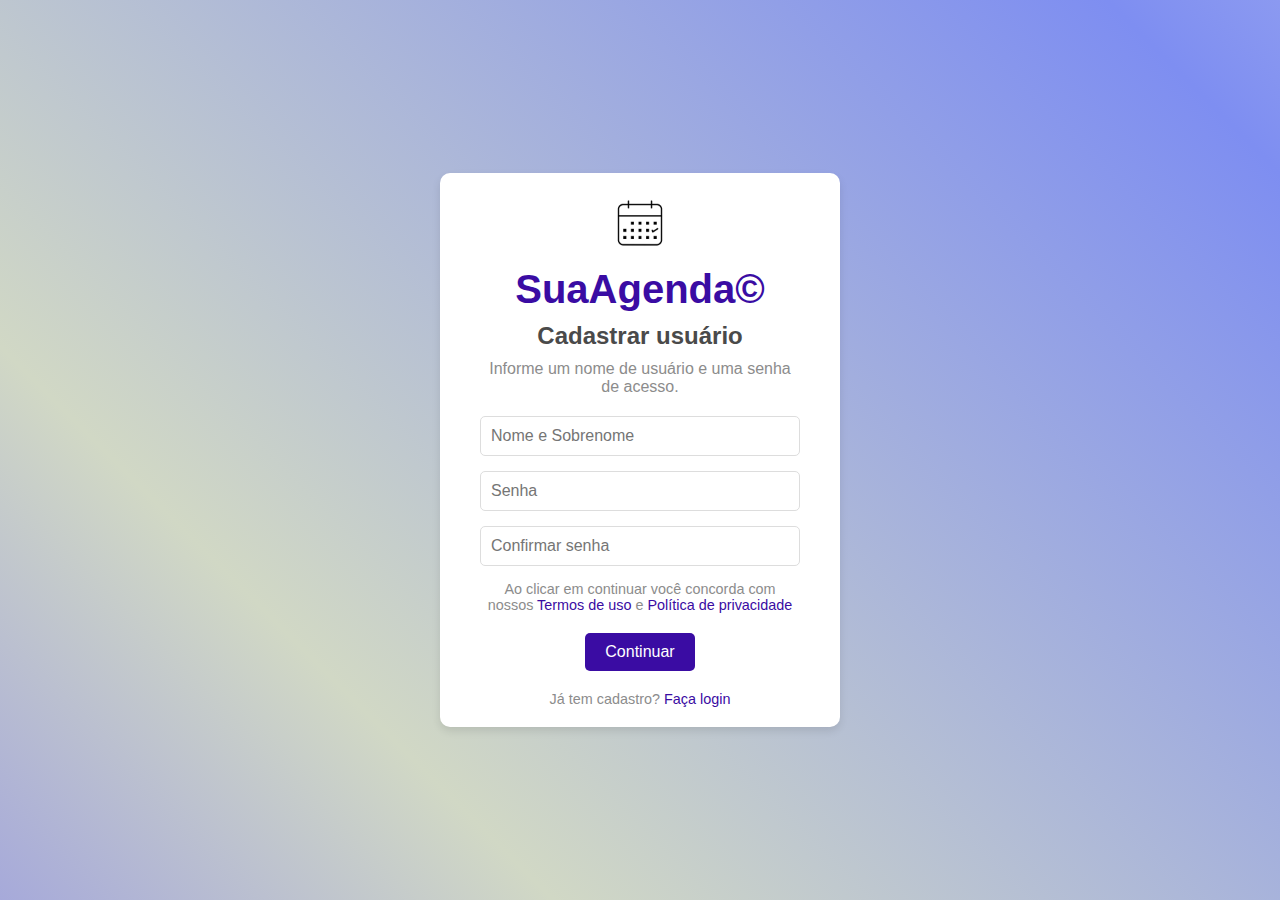
<file: index.html>
<!DOCTYPE html>
<html lang="pt-BR">
<head>
    <meta charset="UTF-8">
    <meta name="viewport" content="width=device-width, initial-scale=1.0">
    <link rel="icon" href="./assets/Iconesite.png" type="image/png">
    <title>Cadastro de Usuário</title>
    <link rel="stylesheet" href="./style/style.css">
</head>
<body>
    <div class="container">
        <div class="register-box">
            <header>
                <img src="./assets/agendaicon.jpg" alt="Logo da Dapic" class="logo">
                <h1>SuaAgenda&copy;</h1>
                <h2>Cadastrar usuário</h2>
                <p>Informe um nome de usuário e uma senha de acesso.</p>
            </header>
            <form>
                <div class="input-group">
                    <input type="text" id="usuario" name="usuario" placeholder="Nome e Sobrenome">
                </div>
                <div class="input-group">
                    <input type="password" id="senha" name="senha" placeholder="Senha">
                </div>
                <div class="input-group">
                    <input type="password" id="senha" name="confirmar-senha" placeholder="Confirmar senha">
                </div>
                <p class="terms">
                    Ao clicar em continuar você concorda com nossos
                    <a href="#">Termos de uso</a> e <a href="#">Política de privacidade</a>
                </p>
                <button type="submit"><a class="continue" href="./VerificaçãoUser.html">Continuar</a></button>
            </form>
            <footer>
                <p>Já tem cadastro? <a href="./login.html">Faça login</a></p>
            </footer>
        </div>
    </div>
</body>
</html>
</file>
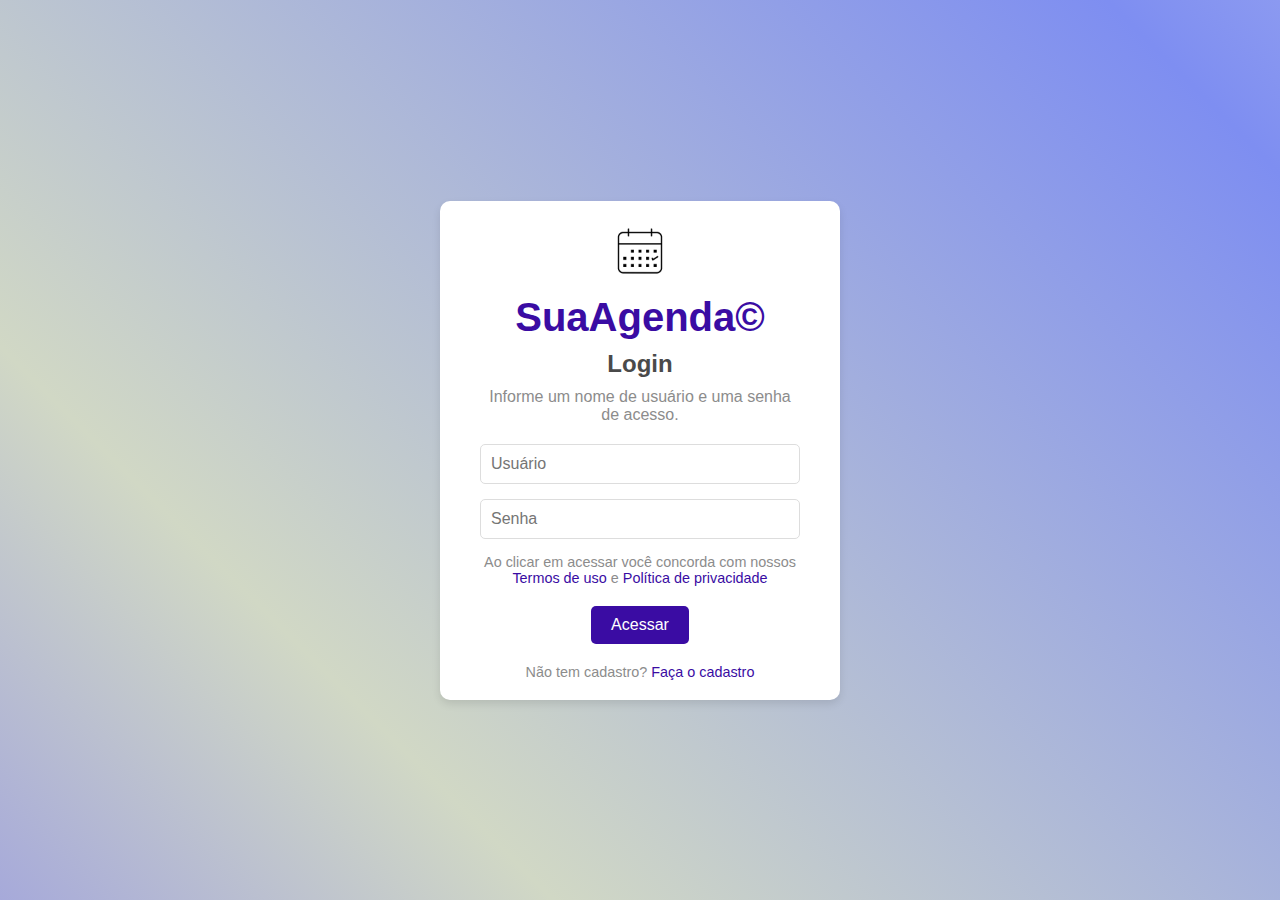
<file: login.html>
<!DOCTYPE html>
<html lang="pt-BR">
<head>
    <meta charset="UTF-8">
    <meta name="viewport" content="width=device-width, initial-scale=1.0">
    <link rel="icon" href="./assets/Iconesite.png" type="image/png">
    <title>Login de Usuário</title>
    <link rel="stylesheet" href="./style/style.css">
</head>
<body>
    <div class="container">
        <div class="register-box">
            <header>
                <img src="./assets/agendaicon.jpg" alt="Logo da Dapic" class="logo">
                <h1>SuaAgenda&copy;</h1>
                <h2>Login</h2>
                <p>Informe um nome de usuário e uma senha de acesso.</p>
            </header>
            <form>
                <div class="input-group">
                    <input type="text" id="usuario" name="usuario" placeholder="Usuário">
                </div>
                <div class="input-group">
                    <input type="email" id="email" name="senha" placeholder="Senha">
                </div>
                <p class="terms">
                    Ao clicar em acessar você concorda com nossos
                    <a href="#">Termos de uso</a> e <a href="#">Política de privacidade</a>
                </p>
                <button type="submit"><a class="continue" href="#">Acessar</a></button>
            </form>
            <footer>
                <p>Não tem cadastro? <a href="./index.html">Faça o cadastro</a></p>
            </footer>
        </div>
    </div>
</body>
</html>
</file>
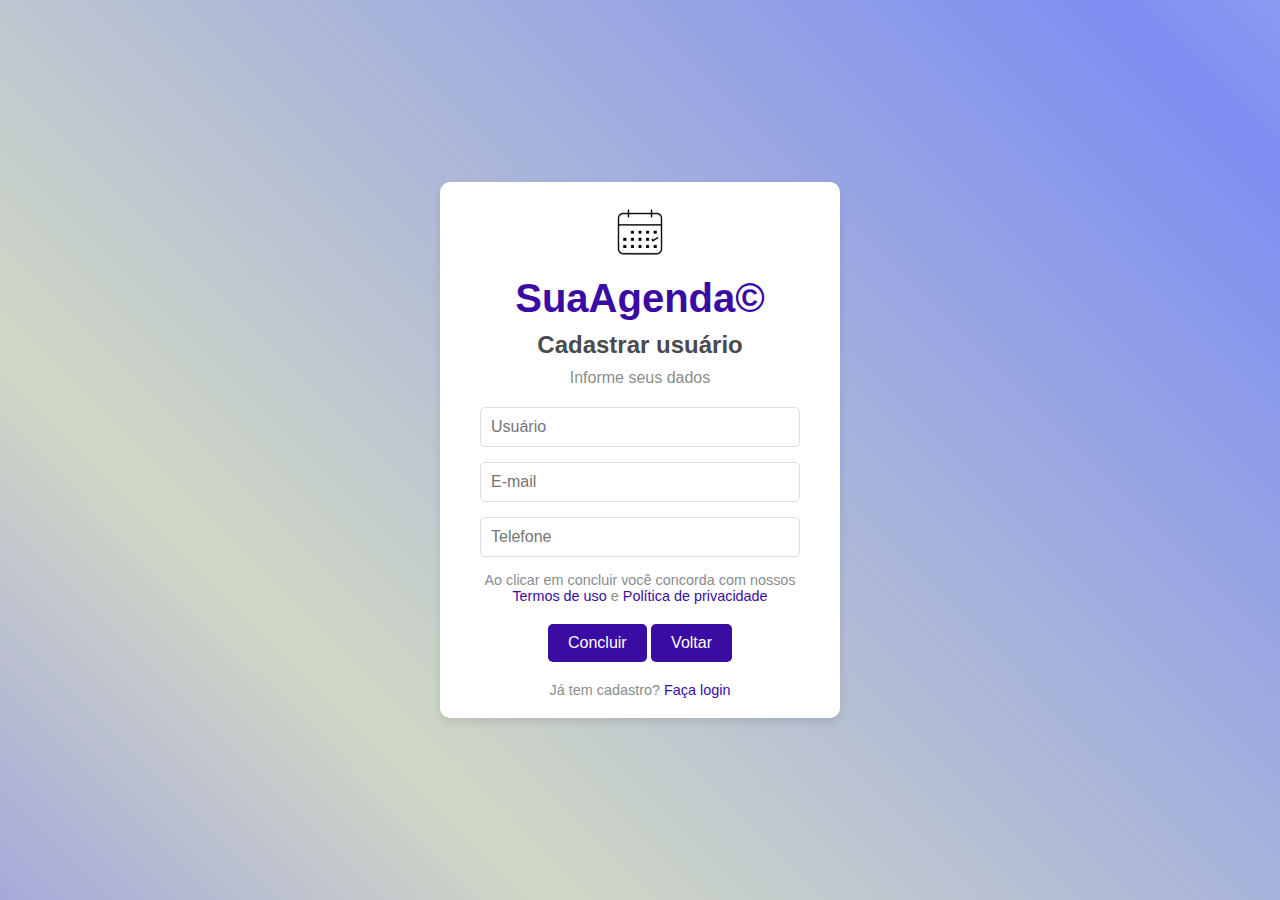
<file: VerificaçãoUser.html>
<!DOCTYPE html>
<html lang="pt-BR">
<head>
    <meta charset="UTF-8">
    <meta name="viewport" content="width=device-width, initial-scale=1.0">
    <link rel="icon" href="./assets/Iconesite.png" type="image/png">
    <title>Verificação de Usuário</title>
    <link rel="stylesheet" href="./style/style.css">

    
</head>
<body>
    <div class="container">
        <div class="register-box">
            <header>
                <img src="./assets/agendaicon.jpg" alt="Logo da Dapic" class="logo">
                <h1>SuaAgenda&copy;</h1>
                <h2>Cadastrar usuário</h2>
                <p>Informe seus dados</p>
            </header>
            <form>
                <div class="input-group">
                    <input type="text" id="usuario" name="usuario" placeholder="Usuário">
                </div>
                <div class="input-group">
                    <input type="email" id="email" name="senha" placeholder="E-mail">
                </div>
                <div class="input-group">
                    <input type="tel" id="telefone" name="telefone" placeholder="Telefone">
                </div>
                <p class="terms">
                    Ao clicar em concluir você concorda com nossos
                    <a href="#">Termos de uso</a> e <a href="#">Política de privacidade</a>
                </p>
                <button type="submit"><a class="continue" href="#">Concluir</a></button>
                <button type="submit"><a class="continue" href="./index.html">Voltar</a></button>
            </form>
            <footer>
                <p>Já tem cadastro? <a href="./login.html">Faça login</a></p>
            </footer>
        </div>
    </div>
</body>
</html>
</file>
<file: style/style.css>
* {
    box-sizing: border-box;
    margin: 0;
    padding: 0;
    font-family: 'Arial', sans-serif;
}

@keyframes gradient-animation {
    0% {
        background-size: 200% 200%;
        background-position: left center;
    }
    50% {
        background-size: 200% 200%;
        background-position: right center;
    }
    100% {
        background-size: 200% 200%;
        background-position: left center;
    }
}

body {
    background: linear-gradient(45deg, #615EFC, #D1D8C5, #7E8EF1, #EEEEEE);
    background-size: 200% 200%;
    animation: gradient-animation 10s ease infinite;
    display: flex;
    justify-content: center;
    align-items: center;
    height: 100vh;
    margin: 0;
}

.container {
    display: flex;
    justify-content: center;
    align-items: center;
    width: 100%;
    height: 100%;
}

.register-box {
    background: white;
    padding: 20px 40px;
    border-radius: 10px;
    box-shadow: 0 4px 8px rgba(0, 0, 0, 0.1);
    text-align: center;
    max-width: 400px;
    width: 100%;
}

header img.logo {
    width: 60px;
    margin-bottom: 10px;
}

header h1 {
    font-size: 2.5em;
    color: #3a0ca3;
    margin-bottom: 10px;
}

header h2 {
    font-size: 1.5em;
    color: #4a4a4a;
    margin-bottom: 10px;
}

header p {
    font-size: 1em;
    color: #8c8c8c;
    margin-bottom: 20px;
}

.input-group {
    margin-bottom: 15px;
}

.input-group input {
    width: 100%;
    padding: 10px;
    border: 1px solid #ddd;
    border-radius: 5px;
    font-size: 1em;
}

.terms {
    font-size: 0.9em;
    color: #8c8c8c;
    margin-bottom: 20px;
}

.terms a {
    color: #3a0ca3;
    text-decoration: none;
}

button {
    background: #3a0ca3;
    color: white;
    padding: 10px 20px;
    border: none;
    border-radius: 5px;
    font-size: 1em;
    cursor: pointer;
}

button:hover {
    background: #5f0dd1;
}

footer p {
    font-size: 0.9em;
    color: #8c8c8c;
    margin-top: 20px;
}

footer a {
    color: #3a0ca3;
    text-decoration: none;
}

.continue{
    text-decoration: none;
    color: inherit; 
}
</file>
